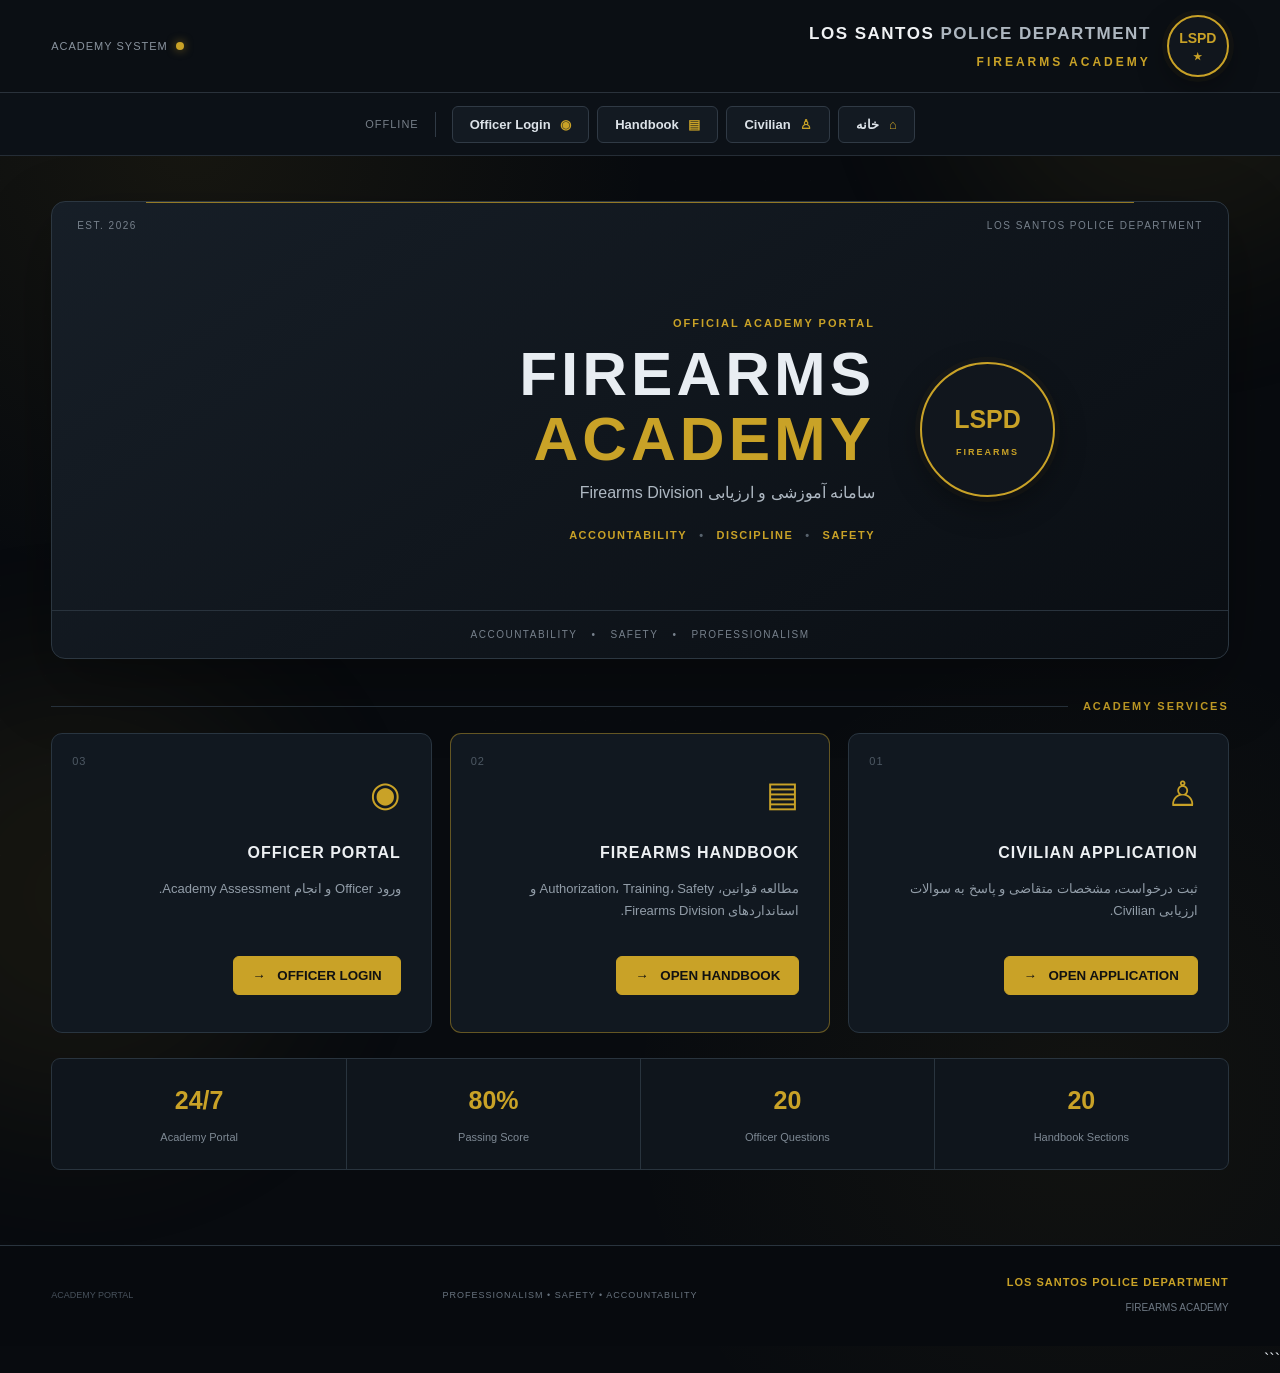
<file: index.html>
<!DOCTYPE html>
<html lang="fa" dir="rtl">

<head>
    <meta charset="UTF-8">
    <meta name="viewport" content="width=device-width, initial-scale=1.0">

    <meta name="description" content="LSPD Firearms Academy">

    <title>LSPD | Firearms Academy</title>

    <link rel="stylesheet" href="./style.css">
</head>

<body>

<!-- =====================================================
     BACKGROUND
===================================================== -->

<div class="background-grid"></div>
<div class="background-glow glow-one"></div>
<div class="background-glow glow-two"></div>


<!-- =====================================================
     HEADER
===================================================== -->

<header class="main-header">

    <div class="header-inner">

        <div class="brand">

            <div class="badge-logo">
                <span>LSPD</span>
                <small>★</small>
            </div>

            <div class="brand-text">

                <h1>
                    LOS SANTOS
                    <span>POLICE DEPARTMENT</span>
                </h1>

                <p>FIREARMS ACADEMY</p>

            </div>

        </div>


        <div class="header-status">

            <span class="status-dot"></span>

            <span>
                ACADEMY SYSTEM
            </span>

        </div>

    </div>

</header>


<!-- =====================================================
     NAVIGATION
===================================================== -->

<nav class="navigation">

    <div class="nav-inner">

        <button type="button" data-page="home">
            <span>⌂</span>
            خانه
        </button>

        <button type="button" data-page="civilian">
            <span>♙</span>
            Civilian
        </button>

        <button type="button" data-page="handbook">
            <span>▤</span>
            Handbook
        </button>

        <button type="button" data-page="login">
            <span>◉</span>
            Officer Login
        </button>

        <div class="nav-line"></div>

        <div id="navOfficerStatus" class="nav-officer-status">
            OFFLINE
        </div>

    </div>

</nav>


<!-- =====================================================
     MAIN
===================================================== -->

<main class="main-container">


<!-- =====================================================
     HOME
===================================================== -->

<section id="home" class="page-section active">

    <div class="hero-panel">

        <div class="hero-top-line">

            <span>
                LOS SANTOS POLICE DEPARTMENT
            </span>

            <span>
                EST. 2026
            </span>

        </div>


        <div class="hero-content">

            <div class="hero-badge">

                <span>LSPD</span>

                <small>FIREARMS</small>

            </div>


            <div class="hero-text">

                <div class="eyebrow">
                    OFFICIAL ACADEMY PORTAL
                </div>

                <h2>
                    FIREARMS
                    <strong>ACADEMY</strong>
                </h2>

                <p>
                    سامانه آموزشی و ارزیابی Firearms Division
                </p>

                <div class="hero-values">

                    <span>SAFETY</span>
                    <i>•</i>
                    <span>DISCIPLINE</span>
                    <i>•</i>
                    <span>ACCOUNTABILITY</span>

                </div>

            </div>

        </div>


        <div class="hero-bottom-line">

            <span>PROFESSIONALISM</span>
            <span>•</span>
            <span>SAFETY</span>
            <span>•</span>
            <span>ACCOUNTABILITY</span>

        </div>

    </div>


    <div class="section-title">

        <span>ACADEMY SERVICES</span>

        <div></div>

    </div>


    <div class="cards">


        <article class="menu-card">

            <div class="card-number">01</div>

            <div class="card-icon">♙</div>

            <h3>
                CIVILIAN APPLICATION
            </h3>

            <p>
                ثبت درخواست، مشخصات متقاضی و پاسخ به
                سوالات ارزیابی Civilian.
            </p>

            <button
                type="button"
                data-page="civilian">

                OPEN APPLICATION
                <span>→</span>

            </button>

        </article>


        <article class="menu-card featured-card">

            <div class="card-number">02</div>

            <div class="card-icon">▤</div>

            <h3>
                FIREARMS HANDBOOK
            </h3>

            <p>
                مطالعه قوانین، Authorization، Training،
                Safety و استانداردهای Firearms Division.
            </p>

            <button
                type="button"
                data-page="handbook">

                OPEN HANDBOOK
                <span>→</span>

            </button>

        </article>


        <article class="menu-card">

            <div class="card-number">03</div>

            <div class="card-icon">◉</div>

            <h3>
                OFFICER PORTAL
            </h3>

            <p>
                ورود Officer و انجام Academy Assessment.
            </p>

            <button
                type="button"
                data-page="login">

                OFFICER LOGIN
                <span>→</span>

            </button>

        </article>


    </div>


    <div class="quick-info">

        <div>
            <strong>20</strong>
            <span>Handbook Sections</span>
        </div>

        <div>
            <strong>20</strong>
            <span>Officer Questions</span>
        </div>

        <div>
            <strong>80%</strong>
            <span>Passing Score</span>
        </div>

        <div>
            <strong>24/7</strong>
            <span>Academy Portal</span>
        </div>

    </div>

</section>


<!-- =====================================================
     CIVILIAN
===================================================== -->

<section id="civilian" class="page-section">

    <div class="page-heading">

        <div>

            <span class="heading-label">
                APPLICATION / 01
            </span>

            <h2>
                CIVILIAN APPLICATION
            </h2>

            <p>
                فرم درخواست و ارزیابی متقاضی
            </p>

        </div>

        <div class="heading-badge">
            CIVILIAN
        </div>

    </div>


    <div class="form-panel">

        <div class="form-section-title">
            APPLICANT INFORMATION
        </div>


        <div class="form-grid">

            <label>

                <span>نام متقاضی</span>

                <input
                    type="text"
                    id="civilianName"
                    placeholder="نام و نام خانوادگی">

            </label>


            <label>

                <span>Examiner</span>

                <input
                    type="text"
                    id="civilianExaminer"
                    placeholder="نام Examiner">

            </label>


            <label>

                <span>تاریخ</span>

                <input
                    type="date"
                    id="civilianDate">

            </label>


            <label>

                <span>وضعیت درخواست</span>

                <input
                    type="text"
                    value="PENDING"
                    readonly>

            </label>

        </div>


        <div class="form-divider"></div>


        <div class="form-section-title">
            CIVILIAN EVALUATION
        </div>


        <div
            id="civilianQuestions"
            class="civilian-questions">


            <div class="open-question">
                <div class="question-number">01</div>

                <div class="question-body">
                    <p>
                        دلیل شما برای درخواست Permit چیست؟
                    </p>

                    <textarea
                        placeholder="پاسخ متقاضی..."></textarea>
                </div>
            </div>


            <div class="open-question">
                <div class="question-number">02</div>

                <div class="question-body">
                    <p>
                        مسئولیت‌های یک دارنده Permit را چگونه تعریف می‌کنید؟
                    </p>

                    <textarea
                        placeholder="پاسخ متقاضی..."></textarea>
                </div>
            </div>


            <div class="open-question">
                <div class="question-number">03</div>

                <div class="question-body">
                    <p>
                        اگر شرایط دریافت Permit را دیگر نداشته باشید چه اقدامی می‌کنید؟
                    </p>

                    <textarea
                        placeholder="پاسخ متقاضی..."></textarea>
                </div>
            </div>


            <div class="open-question">
                <div class="question-number">04</div>

                <div class="question-body">
                    <p>
                        اگر Permit شما تعلیق شود، چه واکنشی نشان می‌دهید؟
                    </p>

                    <textarea
                        placeholder="پاسخ متقاضی..."></textarea>
                </div>
            </div>


            <div class="open-question">
                <div class="question-number">05</div>

                <div class="question-body">
                    <p>
                        چه شرایطی می‌تواند یک موقعیت عادی را به یک موقعیت خطرناک تبدیل کند؟
                    </p>

                    <textarea
                        placeholder="پاسخ متقاضی..."></textarea>
                </div>
            </div>


            <div class="open-question">
                <div class="question-number">06</div>

                <div class="question-body">
                    <p>
                        برای جلوگیری از تشدید یک موقعیت تنش‌زا چه تصمیمی می‌گیرید؟
                    </p>

                    <textarea
                        placeholder="پاسخ متقاضی..."></textarea>
                </div>
            </div>


            <div class="open-question">
                <div class="question-number">07</div>

                <div class="question-body">
                    <p>
                        اگر فرد مقابل عصبانی باشد چگونه شرایط را آرام می‌کنید؟
                    </p>

                    <textarea
                        placeholder="پاسخ متقاضی..."></textarea>
                </div>
            </div>


            <div class="open-question">
                <div class="question-number">08</div>

                <div class="question-body">
                    <p>
                        اگر شخص دیگری از شما بخواهد Permit شما را در اختیارش قرار دهید چه می‌کنید؟
                    </p>

                    <textarea
                        placeholder="پاسخ متقاضی..."></textarea>
                </div>
            </div>


            <div class="open-question">
                <div class="question-number">09</div>

                <div class="question-body">
                    <p>
                        اگر شاهد رفتار غیرقانونی مرتبط با Permit باشید چه اقدامی انجام می‌دهید؟
                    </p>

                    <textarea
                        placeholder="پاسخ متقاضی..."></textarea>
                </div>
            </div>


            <div class="open-question">
                <div class="question-number">10</div>

                <div class="question-body">
                    <p>
                        اگر دوست یا عضو خانواده بخواهد از Permit شما استفاده کند چه پاسخی می‌دهید؟
                    </p>

                    <textarea
                        placeholder="پاسخ متقاضی..."></textarea>
                </div>
            </div>


            <div class="open-question">
                <div class="question-number">11</div>

                <div class="question-body">
                    <p>
                        اگر درباره اعتبار Permit خود مطمئن نباشید از چه کسی سؤال می‌کنید؟
                    </p>

                    <textarea
                        placeholder="پاسخ متقاضی..."></textarea>
                </div>
            </div>


            <div class="open-question">
                <div class="question-number">12</div>

                <div class="question-body">
                    <p>
                        اگر در یک مکان عمومی شرایط خطرناک شود اولویت شما چیست؟
                    </p>

                    <textarea
                        placeholder="پاسخ متقاضی..."></textarea>
                </div>
            </div>


            <div class="open-question">
                <div class="question-number">13</div>

                <div class="question-body">
                    <p>
                        تفاوت بین داشتن Permit و داشتن اختیار نامحدود چیست؟
                    </p>

                    <textarea
                        placeholder="پاسخ متقاضی..."></textarea>
                </div>
            </div>


            <div class="open-question">
                <div class="question-number">14</div>

                <div class="question-body">
                    <p>
                        چرا دارنده Permit باید مسئولیت‌پذیر باشد؟
                    </p>

                    <textarea
                        placeholder="پاسخ متقاضی..."></textarea>
                </div>
            </div>


            <div class="open-question">
                <div class="question-number">15</div>

                <div class="question-body">
                    <p>
                        اگر شخص دیگری عمداً سعی کند شما را وارد درگیری کند چه رویکردی دارید؟
                    </p>

                    <textarea
                        placeholder="پاسخ متقاضی..."></textarea>
                </div>
            </div>


            <div class="open-question">
                <div class="question-number">16</div>

                <div class="question-body">
                    <p>
                        اگر متوجه شوید تصمیمی که گرفته‌اید اشتباه بوده چه کاری انجام می‌دهید؟
                    </p>

                    <textarea
                        placeholder="پاسخ متقاضی..."></textarea>
                </div>
            </div>


            <div class="open-question">
                <div class="question-number">17</div>

                <div class="question-body">
                    <p>
                        آیا داشتن Permit به معنی استفاده از آن در هر شرایطی است؟ چرا؟
                    </p>

                    <textarea
                        placeholder="پاسخ متقاضی..."></textarea>
                </div>
            </div>


            <div class="open-question">
                <div class="question-number">18</div>

                <div class="question-body">
                    <p>
                        چه چیزی باعث می‌شود LSPD به یک دارنده Permit اعتماد کند؟
                    </p>

                    <textarea
                        placeholder="پاسخ متقاضی..."></textarea>
                </div>
            </div>


            <div class="open-question">
                <div class="question-number">19</div>

                <div class="question-body">
                    <p>
                        آیا حاضرید در صورت نقض قوانین، Permit شما بررسی یا تعلیق شود؟
                    </p>

                    <textarea
                        placeholder="پاسخ متقاضی..."></textarea>
                </div>
            </div>


            <div class="open-question">
                <div class="question-number">20</div>

                <div class="question-body">
                    <p>
                        از نظر شما مهم‌ترین اصل برای یک دارنده Permit چیست؟
                    </p>

                    <textarea
                        placeholder="پاسخ متقاضی..."></textarea>
                </div>
            </div>

        </div>


        <div class="form-actions">

            <button
                type="button"
                class="primary-button"
                id="civilianSubmit">

                SUBMIT APPLICATION
                <span>→</span>

            </button>


            <button
                type="button"
                class="secondary-button"
                data-page="home">

                بازگشت

            </button>

        </div>


        <div
            id="civilianResult"
            class="result-box">
        </div>

    </div>

</section>


<!-- =====================================================
     HANDBOOK
===================================================== -->

<section id="handbook" class="page-section">

    <div class="page-heading">

        <div>

            <span class="heading-label">
                REFERENCE / 02
            </span>

            <h2>
                FIREARMS HANDBOOK
            </h2>

            <p>
                قوانین و استانداردهای LSPD Firearms Academy
            </p>

        </div>

        <div class="heading-badge">
            HANDBOOK
        </div>

    </div>


    <div class="handbook-intro">

        <strong>NOTICE</strong>

        <p>
            برای مطالعه هر بخش روی عنوان آن کلیک کنید.
            اطلاعات این Handbook برای محیط Roleplay طراحی شده است.
        </p>

    </div>


    <div class="handbook-container">


        <!-- 01 -->
        <article class="handbook-card">

            <h3>
                <span>01</span>
                PURPOSE & MISSION
                <b>+</b>
            </h3>

            <div class="handbook-content">

                <p>
                    Firearms Academy با هدف ایجاد استاندارد مشخص
                    برای آموزش، مسئولیت‌پذیری، Professionalism
                    و Safety در Firearms Division ایجاد شده است.
                </p>

                <p>
                    هر Officer باید قبل از دریافت Authorization
                    مربوطه، قوانین Handbook و Trainingهای لازم
                    را مطالعه کرده باشد.
                </p>

                <div class="info-box">
                    Professionalism • Safety • Accountability
                </div>

            </div>

        </article>


        <!-- 02 -->
        <article class="handbook-card">

            <h3>
                <span>02</span>
                CHAIN OF COMMAND
                <b>+</b>
            </h3>

            <div class="handbook-content">

                <p>
                    Chain of Command مسیر رسمی انتقال دستور،
                    گزارش مشکل و رسیدگی به مسائل داخلی Department است.
                </p>

                <ol>
                    <li>Head of Department</li>
                    <li>Deputy / Assistant</li>
                    <li>Firearms Instructor</li>
                    <li>Senior Officer</li>
                    <li>Officer</li>
                </ol>

                <p>
                    Officer باید برای مسائل داخلی از مسیر مناسب
                    Chain of Command استفاده کند.
                </p>

            </div>

        </article>


        <!-- 03 -->
        <article class="handbook-card">

            <h3>
                <span>03</span>
                OFFICER RESPONSIBILITIES
                <b>+</b>
            </h3>

            <div class="handbook-content">

                <p>
                    هر Officer مسئول رفتار، تصمیمات و Equipment
                    تحت اختیار خود است.
                </p>

                <ul>
                    <li>رعایت Server Rules</li>
                    <li>رعایت Department Rules</li>
                    <li>رعایت Firearms Policy</li>
                    <li>رعایت Chain of Command</li>
                    <li>رعایت Training Requirements</li>
                    <li>حفظ Professionalism</li>
                    <li>گزارش Incidentهای مهم</li>
                    <li>نگهداری صحیح Equipment</li>
                    <li>پذیرش Accountability</li>
                </ul>

            </div>

        </article>


        <!-- 04 -->
        <article class="handbook-card">

            <h3>
                <span>04</span>
                CODE OF CONDUCT
                <b>+</b>
            </h3>

            <div class="handbook-content">

                <p>
                    Officer باید در تمام فعالیت‌های Department
                    رفتاری حرفه‌ای، محترمانه و مسئولانه داشته باشد.
                </p>

                <div class="standard-grid">
                    <div>PROFESSIONALISM</div>
                    <div>RESPECT</div>
                    <div>DISCIPLINE</div>
                    <div>INTEGRITY</div>
                    <div>TEAMWORK</div>
                    <div>ACCOUNTABILITY</div>
                </div>

            </div>

        </article>


        <!-- 05 -->
        <article class="handbook-card">

            <h3>
                <span>05</span>
                WEAPON AUTHORIZATION
                <b>+</b>
            </h3>

            <div class="handbook-content">

                <p>
                    دسترسی به Equipment بر اساس Rank،
                    Training و Authorization تعیین می‌شود.
                </p>

                <h4>LEVEL 0 — NO AUTHORIZATION</h4>

                <p>
                    Officer فاقد Authorization مربوطه است.
                </p>

                <h4>LEVEL 1 — BASIC EQUIPMENT</h4>

                <p>
                    تجهیزات پایه مورد نیاز برای وظایف معمول.
                </p>

                <h4>LEVEL 2 — PATROL AUTHORIZATION</h4>

                <p>
                    دسترسی مربوط به فعالیت‌های Patrol،
                    مشروط به Training و Authorization لازم.
                </p>

                <h4>LEVEL 3 — SPECIAL AUTHORIZATION</h4>

                <p>
                    تجهیزات یا قابلیت‌های نیازمند Training ویژه.
                </p>

                <h4>LEVEL 4 — RESTRICTED</h4>

                <p>
                    تجهیزات محدود که فقط با Authorization
                    مشخص قابل استفاده هستند.
                </p>

                <div class="warning-box">

                    Rank به‌تنهایی به معنی دسترسی کامل نیست.

                    <br><br>

                    <strong>
                        RANK + TRAINING + AUTHORIZATION
                    </strong>

                </div>

            </div>

        </article>


        <!-- 06 -->
        <article class="handbook-card">

            <h3>
                <span>06</span>
                EQUIPMENT POLICY
                <b>+</b>
            </h3>

            <div class="handbook-content">

                <h4>Basic Equipment</h4>

                <ul>
                    <li>Radio</li>
                    <li>Standard Duty Equipment</li>
                    <li>Communication Equipment</li>
                    <li>Identification Equipment</li>
                </ul>

                <h4>قوانین Equipment</h4>

                <ul>
                    <li>Equipment باید مطابق Authorization باشد.</li>
                    <li>استفاده غیرضروری مجاز نیست.</li>
                    <li>انتقال به فرد غیرمجاز ممنوع است.</li>
                    <li>خرابی یا Missing شدن باید گزارش شود.</li>
                    <li>Officer مسئول Equipment تحویلی است.</li>
                </ul>

            </div>

        </article>


        <!-- 07 -->
        <article class="handbook-card">

            <h3>
                <span>07</span>
                FIREARMS SAFETY
                <b>+</b>
            </h3>

            <div class="handbook-content">

                <p>
                    Safety یکی از مهم‌ترین اصول Firearms Division است.
                </p>

                <ul>
                    <li>Equipment باید تحت کنترل Officer باشد.</li>
                    <li>استفاده باید مطابق Server Rules باشد.</li>
                    <li>از استفاده نمایشی خودداری شود.</li>
                    <li>شرایط موقعیت باید ارزیابی شود.</li>
                    <li>مشکلات Equipment باید گزارش شوند.</li>
                    <li>Training مربوطه باید تکمیل شده باشد.</li>
                </ul>

                <div class="success-box">
                    SAFETY FIRST
                </div>

            </div>

        </article>


        <!-- 08 -->
        <article class="handbook-card">

            <h3>
                <span>08</span>
                ESCALATION & DE-ESCALATION
                <b>+</b>
            </h3>

            <div class="handbook-content">

                <p>
                    Officer باید شرایط را ارزیابی کرده و تا حد امکان
                    از روش مناسب برای کاهش تنش استفاده کند.
                </p>

                <div class="flow-box">
                    <span>COMMUNICATION</span>
                    <i>→</i>
                    <span>DE-ESCALATION</span>
                    <i>→</i>
                    <span>CONTROL</span>
                    <i>→</i>
                    <span>APPROPRIATE RESPONSE</span>
                </div>

                <p>
                    پاسخ باید متناسب با شرایط Roleplay و
                    قوانین Server باشد.
                </p>

            </div>

        </article>


        <!-- 09 -->
        <article class="handbook-card">

            <h3>
                <span>09</span>
                APPROPRIATE RESPONSE
                <b>+</b>
            </h3>

            <div class="handbook-content">

                <ul>
                    <li>شرایط را ارزیابی کنید.</li>
                    <li>Communication را در اولویت قرار دهید.</li>
                    <li>از Escalation غیرضروری خودداری کنید.</li>
                    <li>پاسخ باید متناسب با شرایط باشد.</li>
                    <li>تصمیمات مهم باید قابل توضیح باشند.</li>
                </ul>

                <div class="warning-box">
                    WEAPON ≠ FIRST OPTION
                </div>

            </div>

        </article>


        <!-- 10 -->
        <article class="handbook-card">

            <h3>
                <span>10</span>
                PATROL PROCEDURES
                <b>+</b>
            </h3>

            <div class="handbook-content">

                <h4>Before Patrol</h4>

                <ul>
                    <li>بررسی Equipment</li>
                    <li>بررسی Radio</li>
                    <li>بررسی Authorization</li>
                    <li>آمادگی برای Incident Reporting</li>
                </ul>

                <h4>During Patrol</h4>

                <ul>
                    <li>رعایت Server Rules</li>
                    <li>Communication مناسب</li>
                    <li>Professionalism</li>
                    <li>گزارش شرایط مهم</li>
                </ul>

            </div>

        </article>


        <!-- 11 -->
        <article class="handbook-card">

            <h3>
                <span>11</span>
                RADIO & COMMUNICATION
                <b>+</b>
            </h3>

            <div class="handbook-content">

                <p>
                    Radio وسیله اصلی Communication بین Officers است.
                </p>

                <ul>
                    <li>پیام‌ها باید واضح باشند.</li>
                    <li>از Radio برای پیام غیرضروری استفاده نشود.</li>
                    <li>اطلاعات مهم باید واضح منتقل شوند.</li>
                    <li>در شرایط مهم Channel آزاد نگه داشته شود.</li>
                    <li>Communication باید Professional باشد.</li>
                </ul>

            </div>

        </article>


        <!-- 12 -->
        <article class="handbook-card">

            <h3>
                <span>12</span>
                INCIDENT REPORTING
                <b>+</b>
            </h3>

            <div class="handbook-content">

                <p>
                    Incidentهای مهم باید طبق سیستم داخلی
                    Department ثبت و گزارش شوند.
                </p>

                <h4>گزارش شامل:</h4>

                <ul>
                    <li>Incident ID</li>
                    <li>Officer</li>
                    <li>Rank</li>
                    <li>Date / Time</li>
                    <li>Location</li>
                    <li>Incident Type</li>
                    <li>Description</li>
                    <li>Persons Involved</li>
                    <li>Evidence</li>
                    <li>Outcome</li>
                </ul>

            </div>

        </article>


        <!-- 13 -->
        <article class="handbook-card">

            <h3>
                <span>13</span>
                DOCUMENTATION & EVIDENCE
                <b>+</b>
            </h3>

            <div class="handbook-content">

                <p>
                    اطلاعات مربوط به Incident باید دقیق،
                    قابل بررسی و منظم ثبت شوند.
                </p>

                <ul>
                    <li>اطلاعات باید دقیق باشند.</li>
                    <li>از اطلاعات ساختگی خودداری شود.</li>
                    <li>زمان و Location ثبت شود.</li>
                    <li>افراد مرتبط ثبت شوند.</li>
                    <li>Evidence در صورت وجود ثبت شود.</li>
                </ul>

            </div>

        </article>


        <!-- 14 -->
        <article class="handbook-card">

            <h3>
                <span>14</span>
                TRAINING REQUIREMENTS
                <b>+</b>
            </h3>

            <div class="handbook-content">

                <p>
                    هیچ Officer نباید بدون Training مناسب
                    از Equipment دارای Authorization خاص استفاده کند.
                </p>

                <ul>
                    <li>Handbook Knowledge</li>
                    <li>Department Rules</li>
                    <li>Server Rules</li>
                    <li>Equipment Authorization</li>
                    <li>Officer Responsibilities</li>
                    <li>Assessment</li>
                </ul>

            </div>

        </article>


        <!-- 15 -->
        <article class="handbook-card">

            <h3>
                <span>15</span>
                CERTIFICATION SYSTEM
                <b>+</b>
            </h3>

            <div class="handbook-content">

                <ol>
                    <li>مطالعه Handbook</li>
                    <li>Training</li>
                    <li>بررسی قوانین</li>
                    <li>Academy Assessment</li>
                    <li>بررسی نتیجه توسط Instructor</li>
                </ol>

                <div class="success-box">
                    PASSING SCORE: 80%
                </div>

            </div>

        </article>


        <!-- 16 -->
        <article class="handbook-card">

            <h3>
                <span>16</span>
                SUPERVISOR RESPONSIBILITIES
                <b>+</b>
            </h3>

            <div class="handbook-content">

                <ul>
                    <li>بررسی عملکرد Officer</li>
                    <li>بررسی Incidentهای مهم</li>
                    <li>رسیدگی به مشکلات داخلی</li>
                    <li>بررسی Authorization</li>
                    <li>ارائه Guidance</li>
                    <li>گزارش موارد مهم به Chain of Command</li>
                </ul>

            </div>

        </article>


        <!-- 17 -->
        <article class="handbook-card">

            <h3>
                <span>17</span>
                VIOLATIONS & DISCIPLINE
                <b>+</b>
            </h3>

            <div class="handbook-content">

                <p>
                    نقض قوانین Firearms Division می‌تواند
                    باعث بررسی داخلی و اقدامات انضباطی شود.
                </p>

                <ul>
                    <li>استفاده بدون Authorization</li>
                    <li>عدم رعایت Training</li>
                    <li>انتقال Equipment به فرد غیرمجاز</li>
                    <li>عدم رعایت Department Rules</li>
                    <li>عدم رعایت Server Rules</li>
                    <li>رفتار غیرحرفه‌ای</li>
                    <li>عدم گزارش Incident مهم</li>
                </ul>

            </div>

        </article>


        <!-- 18 -->
        <article class="handbook-card">

            <h3>
                <span>18</span>
                SUSPENSION & REVOCATION
                <b>+</b>
            </h3>

            <div class="handbook-content">

                <p>
                    در صورت نقض قوانین یا از دست دادن شرایط لازم،
                    Authorization می‌تواند مورد بررسی قرار گیرد.
                </p>

                <ul>
                    <li>Violation of Firearms Policy</li>
                    <li>استفاده بدون Authorization</li>
                    <li>عدم رعایت Training</li>
                    <li>رفتار غیرحرفه‌ای</li>
                    <li>تکرار تخلفات</li>
                </ul>

                <p>
                    تصمیم نهایی طبق Chain of Command و قوانین
                    داخلی Department انجام می‌شود.
                </p>

            </div>

        </article>


        <!-- 19 -->
        <article class="handbook-card">

            <h3>
                <span>19</span>
                OFFICER EVALUATION
                <b>+</b>
            </h3>

            <div class="handbook-content">

                <p>
                    عملکرد Officer بر اساس مجموعه‌ای از
                    معیارهای حرفه‌ای بررسی می‌شود.
                </p>

                <div class="standard-grid">
                    <div>RULE KNOWLEDGE</div>
                    <div>PROFESSIONALISM</div>
                    <div>SAFETY</div>
                    <div>COMMUNICATION</div>
                    <div>DECISION MAKING</div>
                    <div>TEAMWORK</div>
                </div>

            </div>

        </article>


        <!-- 20 -->
        <article class="handbook-card">

            <h3>
                <span>20</span>
                FINAL ACADEMY STANDARDS
                <b>+</b>
            </h3>

            <div class="handbook-content">

                <p>
                    عضویت در Firearms Division یک مسئولیت است.
                    Officer باید همواره استانداردهای Academy
                    را رعایت کند.
                </p>

                <div class="final-standard">
                    <strong>PROFESSIONALISM</strong>
                    <strong>SAFETY</strong>
                    <strong>ACCOUNTABILITY</strong>
                </div>

                <div class="success-box">
                    KNOW THE RULES.
                    FOLLOW THE RULES.
                    TAKE RESPONSIBILITY.
                </div>

            </div>

        </article>


    </div>

</section>


<!-- =====================================================
     LOGIN
===================================================== -->

<section id="login" class="page-section">

    <div class="login-wrapper">

        <div class="login-card">

            <div class="login-emblem">
                LSPD
            </div>

            <span class="heading-label">
                SECURE ACCESS
            </span>

            <h2>
                OFFICER LOGIN
            </h2>

            <p>
                ورود به سامانه Officer Portal
            </p>


            <form id="loginForm">

                <label>

                    <span>
                        Officer Email
                    </span>

                    <input
                        type="email"
                        id="officerEmail"
                        placeholder="officer@lspd.local"
                        autocomplete="username"
                        required>

                </label>


                <label>

                    <span>
                        Password
                    </span>

                    <input
                        type="password"
                        id="officerPassword"
                        placeholder="••••••••"
                        autocomplete="current-password"
                        required>

                </label>


                <button
                    type="submit"
                    class="primary-button login-button">

                    AUTHENTICATE

                    <span>→</span>

                </button>

            </form>


            <div
                id="loginResult"
                class="result-box">
            </div>


            <div class="login-note">

                <span>DEMO ACCESS</span>

                <small>
                    officer@lspd.local / LSPD123
                </small>

            </div>

        </div>

    </div>

</section>


<!-- =====================================================
     OFFICER PORTAL
===================================================== -->

<section
    id="officerPanelPage"
    class="page-section">

    <div class="page-heading">

        <div>

            <span class="heading-label">
                AUTHENTICATED / 04
            </span>

            <h2>
                OFFICER PORTAL
            </h2>

            <p>
                Academy Command Center
            </p>

        </div>


        <div
            id="portalStatus"
            class="portal-status">

            ● AUTHENTICATED

        </div>

    </div>


    <div class="portal-card">


        <div class="portal-user">

            <div class="user-avatar">
                LSPD
            </div>

            <div>

                <span>
                    LOGGED IN OFFICER
                </span>

                <strong id="loggedOfficerEmail">
                    Officer
                </strong>

            </div>

        </div>


        <div class="portal-menu">


            <button
                type="button"
                data-page="handbook">

                <span>▤</span>

                <strong>
                    HANDBOOK
                </strong>

                <small>
                    View Academy Rules
                </small>

                <b>→</b>

            </button>


            <button
                type="button"
                data-page="officerExam">

                <span>✓</span>

                <strong>
                    OFFICER ASSESSMENT
                </strong>

                <small>
                    Take Certification Test
                </small>

                <b>→</b>

            </button>


            <button
                type="button"
                id="logoutButton">

                <span>×</span>

                <strong>
                    LOGOUT
                </strong>

                <small>
                    End Officer Session
                </small>

                <b>→</b>

            </button>


        </div>

    </div>

</section>


<!-- =====================================================
     OFFICER EXAM
===================================================== -->

<section
    id="officerExam"
    class="page-section">


    <div class="page-heading">

        <div>

            <span class="heading-label">
                CERTIFICATION / 05
            </span>

            <h2>
                OFFICER ASSESSMENT
            </h2>

            <p>
                Firearms Academy Certification Examination
            </p>

        </div>


        <div class="exam-score-badge">
            PASS: 80%
        </div>

    </div>


    <div class="exam-panel">


        <div class="exam-instructions">

            <strong>
                EXAM INSTRUCTIONS
            </strong>

            <p>
                تمام سوالات را پاسخ دهید.
                حداقل نمره قبولی 80 درصد است.
            </p>

        </div>


        <!-- 01 -->

        <div class="exam-question">

            <p>
                01. مهم‌ترین اصول Firearms Academy کدام هستند؟
            </p>

            <label>
                <input type="radio" name="q1" value="A">
                Speed و Power
            </label>

            <label>
                <input type="radio" name="q1" value="B">
                Professionalism, Safety & Accountability
            </label>

            <label>
                <input type="radio" name="q1" value="C">
                Rank و Authority
            </label>

        </div>


        <!-- 02 -->

        <div class="exam-question">

            <p>
                02. آیا Rank به تنهایی اجازه دسترسی به تمام Equipment را می‌دهد؟
            </p>

            <label>
                <input type="radio" name="q2" value="A">
                بله
            </label>

            <label>
                <input type="radio" name="q2" value="B">
                خیر
            </label>

            <label>
                <input type="radio" name="q2" value="C">
                همیشه
            </label>

        </div>


        <!-- 03 -->

        <div class="exam-question">

            <p>
                03. برای Equipment دارای Authorization چه چیزی لازم است؟
            </p>

            <label>
                <input type="radio" name="q3" value="A">
                فقط Rank
            </label>

            <label>
                <input type="radio" name="q3" value="B">
                Training و Authorization مناسب
            </label>

            <label>
                <input type="radio" name="q3" value="C">
                هیچ‌چیز
            </label>

        </div>


        <!-- 04 -->

        <div class="exam-question">

            <p>
                04. اولین رویکرد مناسب برای کاهش تنش چیست؟
            </p>

            <label>
                <input type="radio" name="q4" value="A">
                Escalation
            </label>

            <label>
                <input type="radio" name="q4" value="B">
                Communication و De-escalation
            </label>

            <label>
                <input type="radio" name="q4" value="C">
                نادیده گرفتن
            </label>

        </div>


        <!-- 05 -->

        <div class="exam-question">

            <p>
                05. Missing شدن Equipment باید چگونه مدیریت شود؟
            </p>

            <label>
                <input type="radio" name="q5" value="A">
                پنهان شود
            </label>

            <label>
                <input type="radio" name="q5" value="B">
                گزارش شود
            </label>

            <label>
                <input type="radio" name="q5" value="C">
                نادیده گرفته شود
            </label>

        </div>


        <!-- 06 -->

        <div class="exam-question">

            <p>
                06. Chain of Command چه اهمیتی دارد؟
            </p>

            <label>
                <input type="radio" name="q6" value="A">
                هیچ اهمیتی ندارد
            </label>

            <label>
                <input type="radio" name="q6" value="B">
                باید رعایت شود
            </label>

            <label>
                <input type="radio" name="q6" value="C">
                فقط برای Trainee است
            </label>

        </div>


        <!-- 07 -->

        <div class="exam-question">

            <p>
                07. حداقل نمره قبولی Assessment چند درصد است؟
            </p>

            <label>
                <input type="radio" name="q7" value="A">
                50%
            </label>

            <label>
                <input type="radio" name="q7" value="B">
                70%
            </label>

            <label>
                <input type="radio" name="q7" value="C">
                80%
            </label>

        </div>


        <!-- 08 -->

        <div class="exam-question">

            <p>
                08. آیا Officer باید Training Requirements را رعایت کند؟
            </p>

            <label>
                <input type="radio" name="q8" value="A">
                بله
            </label>

            <label>
                <input type="radio" name="q8" value="B">
                خیر
            </label>

            <label>
                <input type="radio" name="q8" value="C">
                فقط گاهی
            </label>

        </div>


        <!-- 09 -->

        <div class="exam-question">

            <p>
                09. استفاده از Equipment بدون Authorization چه وضعیتی دارد؟
            </p>

            <label>
                <input type="radio" name="q9" value="A">
                مجاز است
            </label>

            <label>
                <input type="radio" name="q9" value="B">
                مجاز نیست
            </label>

            <label>
                <input type="radio" name="q9" value="C">
                بستگی به Officer دارد
            </label>

        </div>


        <!-- 10 -->

        <div class="exam-question">

            <p>
                10. Professionalism در Department به چه معناست؟
            </p>

            <label>
                <input type="radio" name="q10" value="A">
                رفتار حرفه‌ای و مسئولانه
            </label>

            <label>
                <input type="radio" name="q10" value="B">
                استفاده از Rank
            </label>

            <label>
                <input type="radio" name="q10" value="C">
                نادیده گرفتن قوانین
            </label>

        </div>


        <!-- 11 -->

        <div class="exam-question">

            <p>
                11. Incident مهم باید چه کاری شود؟
            </p>

            <label>
                <input type="radio" name="q11" value="A">
                Report شود
            </label>

            <label>
                <input type="radio" name="q11" value="B">
                حذف شود
            </label>

            <label>
                <input type="radio" name="q11" value="C">
                پنهان شود
            </label>

        </div>


        <!-- 12 -->

        <div class="exam-question">

            <p>
                12. آیا انتقال Equipment به فرد غیرمجاز مجاز است؟
            </p>

            <label>
                <input type="radio" name="q12" value="A">
                بله
            </label>

            <label>
                <input type="radio" name="q12" value="B">
                خیر
            </label>

            <label>
                <input type="radio" name="q12" value="C">
                همیشه
            </label>

        </div>


        <!-- 13 -->

        <div class="exam-question">

            <p>
                13. کدام مورد بخشی از Code of Conduct است؟
            </p>

            <label>
                <input type="radio" name="q13" value="A">
                Integrity
            </label>

            <label>
                <input type="radio" name="q13" value="B">
                بی‌نظمی
            </label>

            <label>
                <input type="radio" name="q13" value="C">
                نادیده گرفتن Supervisor
            </label>

        </div>


        <!-- 14 -->

        <div class="exam-question">

            <p>
                14. Equipment access باید بر چه اساسی باشد؟
            </p>

            <label>
                <input type="radio" name="q14" value="A">
                Rank + Training + Authorization
            </label>

            <label>
                <input type="radio" name="q14" value="B">
                فقط Rank
            </label>

            <label>
                <input type="radio" name="q14" value="C">
                نظر شخصی Officer
            </label>

        </div>


        <!-- 15 -->

        <div class="exam-question">

            <p>
                15. Officer در صورت وجود مشکل باید از چه مسیری اقدام کند؟
            </p>

            <label>
                <input type="radio" name="q15" value="A">
                Chain of Command
            </label>

            <label>
                <input type="radio" name="q15" value="B">
                هیچ مسیری لازم نیست
            </label>

            <label>
                <input type="radio" name="q15" value="C">
                افراد خارج از Department
            </label>

        </div>


        <!-- 16 -->

        <div class="exam-question">

            <p>
                16. هدف Training چیست؟
            </p>

            <label>
                <input type="radio" name="q16" value="A">
                افزایش مسئولیت‌پذیری و آمادگی
            </label>

            <label>
                <input type="radio" name="q16" value="B">
                حذف قوانین
            </label>

            <label>
                <input type="radio" name="q16" value="C">
                افزایش Rank
            </label>

        </div>


        <!-- 17 -->

        <div class="exam-question">

            <p>
                17. آیا استفاده نمایشی یا غیرضروری از Equipment مناسب است؟
            </p>

            <label>
                <input type="radio" name="q17" value="A">
                بله
            </label>

            <label>
                <input type="radio" name="q17" value="B">
                خیر
            </label>

            <label>
                <input type="radio" name="q17" value="C">
                همیشه
            </label>

        </div>


        <!-- 18 -->

        <div class="exam-question">

            <p>
                18. Accountability به چه معناست؟
            </p>

            <label>
                <input type="radio" name="q18" value="A">
                پذیرش مسئولیت تصمیمات
            </label>

            <label>
                <input type="radio" name="q18" value="B">
                نادیده گرفتن مسئولیت
            </label>

            <label>
                <input type="radio" name="q18" value="C">
                انتقال مسئولیت به دیگران
            </label>

        </div>


        <!-- 19 -->

        <div class="exam-question">

            <p>
                19. در یک موقعیت تنش‌زا چه رویکردی مناسب‌تر است؟
            </p>

            <label>
                <input type="radio" name="q19" value="A">
                De-escalation و پاسخ متناسب
            </label>

            <label>
                <input type="radio" name="q19" value="B">
                افزایش بی‌دلیل تنش
            </label>

            <label>
                <input type="radio" name="q19" value="C">
                نادیده گرفتن شرایط
            </label>

        </div>


        <!-- 20 -->

        <div class="exam-question">

            <p>
                20. Officer در Firearms Division مسئول چه چیزی است؟
            </p>

            <label>
                <input type="radio" name="q20" value="A">
                فقط Rank خودش
            </label>

            <label>
                <input type="radio" name="q20" value="B">
                رعایت قوانین، Training و Accountability
            </label>

            <label>
                <input type="radio" name="q20" value="C">
                هیچ مسئولیتی ندارد
            </label>

        </div>


        <div class="exam-actions">

            <button
                type="button"
                class="primary-button"
                id="officerExamSubmit">

                SUBMIT ASSESSMENT
                <span>→</span>

            </button>


            <button
                type="button"
                class="secondary-button"
                data-page="officerPanelPage">

                BACK TO PORTAL

            </button>

        </div>


        <div
            id="examResult"
            class="exam-result">
        </div>


    </div>

</section>


</main>


<!-- =====================================================
     FOOTER
===================================================== -->

<footer>

    <div class="footer-inner">

        <div>

            <strong>
                LOS SANTOS POLICE DEPARTMENT
            </strong>

            <span>
                FIREARMS ACADEMY
            </span>

        </div>

        <div class="footer-center">

            PROFESSIONALISM
            •
            SAFETY
            •
            ACCOUNTABILITY

        </div>

        <div class="footer-copy">
            ACADEMY PORTAL
        </div>

    </div>

</footer>


<!-- =====================================================
     COMPLETE INTERNAL JAVASCRIPT
     هیچ script.js خارجی لازم نیست
===================================================== -->

<script>

"use strict";


/* =====================================================
   ACCOUNT
===================================================== */

var officerLoggedIn = false;

var DEMO_EMAIL = "officer@lspd.local";

var DEMO_PASSWORD = "LSPD123";


/* =====================================================
   PAGE FUNCTION
===================================================== */

function showPage(pageId) {

    console.log("Opening page:", pageId);


    if (
        (pageId === "officerPanelPage" ||
         pageId === "officerExam") &&
        !officerLoggedIn
    ) {

        pageId = "login";

    }


    var pages =
        document.querySelectorAll(
            ".page-section"
        );


    for (
        var i = 0;
        i < pages.length;
        i++
    ) {

        pages[i].classList.remove(
            "active"
        );

        pages[i].style.display =
            "none";

    }


    var target =
        document.getElementById(
            pageId
        );


    if (!target) {

        console.error(
            "Page not found:",
            pageId
        );

        return;

    }


    target.classList.add(
        "active"
    );

    target.style.display =
        "block";


    window.scrollTo({
        top: 0,
        behavior: "smooth"
    });

}


/* =====================================================
   NAVIGATION
===================================================== */

document.addEventListener(
    "click",
    function(event) {

        var button =
            event.target.closest(
                "[data-page]"
            );


        if (!button) {
            return;
        }


        event.preventDefault();


        var pageId =
            button.getAttribute(
                "data-page"
            );


        if (!pageId) {
            return;
        }


        showPage(pageId);

    },
    true
);


/* =====================================================
   HANDBOOK ACCORDION
===================================================== */

document.addEventListener(
    "click",
    function(event) {

        var title =
            event.target.closest(
                ".handbook-card h3"
            );


        if (!title) {
            return;
        }


        event.preventDefault();


        var card =
            title.closest(
                ".handbook-card"
            );


        if (!card) {
            return;
        }


        var content =
            card.querySelector(
                ".handbook-content"
            );


        if (!content) {
            return;
        }


        var wasOpen =
            card.classList.contains(
                "open"
            );


        var cards =
            document.querySelectorAll(
                ".handbook-card"
            );


        for (
            var i = 0;
            i < cards.length;
            i++
        ) {

            cards[i].classList.remove(
                "open"
            );


            var otherContent =
                cards[i].querySelector(
                    ".handbook-content"
                );


            if (otherContent) {

                otherContent.style.display =
                    "none";

            }

        }


        if (!wasOpen) {

            card.classList.add(
                "open"
            );

            content.style.display =
                "block";

        }

    },
    true
);


/* =====================================================
   LOGIN
===================================================== */

document.addEventListener(
    "submit",
    function(event) {

        var form =
            event.target;


        if (
            !form ||
            form.id !== "loginForm"
        ) {

            return;

        }


        event.preventDefault();


        var emailInput =
            document.getElementById(
                "officerEmail"
            );


        var passwordInput =
            document.getElementById(
                "officerPassword"
            );


        var result =
            document.getElementById(
                "loginResult"
            );


        if (
            !emailInput ||
            !passwordInput
        ) {

            return;

        }


        var email =
            emailInput.value.trim();


        var password =
            passwordInput.value;


        /*
         * ONLY THIS ACCOUNT IS ACCEPTED
         */

        if (
            email.toLowerCase() ===
            DEMO_EMAIL.toLowerCase()
            &&
            password ===
            DEMO_PASSWORD
        ) {


            officerLoggedIn =
                true;


            var loggedEmail =
                document.getElementById(
                    "loggedOfficerEmail"
                );


            if (loggedEmail) {

                loggedEmail.textContent =
                    DEMO_EMAIL;

            }


            var navStatus =
                document.getElementById(
                    "navOfficerStatus"
                );


            if (navStatus) {

                navStatus.textContent =
                    "● ONLINE";

                navStatus.classList.add(
                    "online"
                );

            }


            if (result) {

                result.className =
                    "result-box show success";

                result.textContent =
                    "✓ ورود موفق بود.";

            }


            setTimeout(
                function() {

                    showPage(
                        "officerPanelPage"
                    );

                },
                250
            );


        }

        else {


            officerLoggedIn =
                false;


            if (result) {

                result.className =
                    "result-box show danger";

                result.textContent =
                    "✕ Email یا Password اشتباه است.";

            }

        }

    },
    true
);


/* =====================================================
   LOGOUT
===================================================== */

document.addEventListener(
    "click",
    function(event) {

        var button =
            event.target.closest(
                "#logoutButton"
            );


        if (!button) {
            return;
        }


        event.preventDefault();


        officerLoggedIn =
            false;


        var email =
            document.getElementById(
                "officerEmail"
            );


        var password =
            document.getElementById(
                "officerPassword"
            );


        if (email) {
            email.value = "";
        }


        if (password) {
            password.value = "";
        }


        var loggedEmail =
            document.getElementById(
                "loggedOfficerEmail"
            );


        if (loggedEmail) {

            loggedEmail.textContent =
                "Officer";

        }


        var navStatus =
            document.getElementById(
                "navOfficerStatus"
            );


        if (navStatus) {

            navStatus.textContent =
                "OFFLINE";

            navStatus.classList.remove(
                "online"
            );

        }


        showPage("home");

    },
    true
);


/* =====================================================
   CIVILIAN SUBMIT
===================================================== */

document.addEventListener(
    "click",
    function(event) {

        var button =
            event.target.closest(
                "#civilianSubmit"
            );


        if (!button) {
            return;
        }


        event.preventDefault();


        var name =
            document.getElementById(
                "civilianName"
            );


        var examiner =
            document.getElementById(
                "civilianExaminer"
            );


        var result =
            document.getElementById(
                "civilianResult"
            );


        if (
            !name ||
            !examiner ||
            !result
        ) {

            return;

        }


        if (
            name.value.trim() === "" ||
            examiner.value.trim() === ""
        ) {

            result.className =
                "result-box show danger";

            result.textContent =
                "لطفاً نام متقاضی و Examiner را وارد کنید.";

            return;

        }


        var questions =
            document.querySelectorAll(
                "#civilianQuestions textarea"
            );


        var answered = 0;


        for (
            var i = 0;
            i < questions.length;
            i++
        ) {

            if (
                questions[i].value.trim() !== ""
            ) {

                answered++;

            }

        }


        if (
            answered < questions.length
        ) {

            result.className =
                "result-box show danger";

            result.textContent =
                "لطفاً به تمام سوالات پاسخ دهید. " +
                answered +
                " / " +
                questions.length;

            return;

        }


        result.className =
            "result-box show success";

        result.textContent =
            "✓ Application با موفقیت ثبت شد.";

    },
    true
);


/* =====================================================
   OFFICER EXAM
===================================================== */

document.addEventListener(
    "click",
    function(event) {

        var button =
            event.target.closest(
                "#officerExamSubmit"
            );


        if (!button) {
            return;
        }


        event.preventDefault();


        if (!officerLoggedIn) {

            showPage("login");

            return;

        }


        var correctAnswers = {

            q1: "B",
            q2: "B",
            q3: "B",
            q4: "B",
            q5: "B",
            q6: "B",
            q7: "C",
            q8: "A",
            q9: "B",
            q10: "A",
            q11: "A",
            q12: "B",
            q13: "A",
            q14: "A",
            q15: "A",
            q16: "A",
            q17: "B",
            q18: "A",
            q19: "A",
            q20: "B"

        };


        var score = 0;

        var answered = 0;


        var questions =
            Object.keys(
                correctAnswers
            );


        for (
            var i = 0;
            i < questions.length;
            i++
        ) {

            var question =
                questions[i];


            var selected =
                document.querySelector(
                    'input[name="' +
                    question +
                    '"]:checked'
                );


            if (selected) {

                answered++;


                if (
                    selected.value ===
                    correctAnswers[question]
                ) {

                    score++;

                }

            }

        }


        var total =
            questions.length;


        var result =
            document.getElementById(
                "examResult"
            );


        if (!result) {
            return;
        }


        if (
            answered < total
        ) {

            result.className =
                "exam-result show danger";

            result.innerHTML =
                "⚠ لطفاً به تمام سوالات پاسخ دهید." +
                "<br>" +
                "پاسخ داده شده: " +
                answered +
                " / " +
                total;

            return;

        }


        var percentage =
            Math.round(
                score /
                total *
                100
            );


        if (
            percentage >= 80
        ) {

            result.className =
                "exam-result show success";

            result.innerHTML =
                "<strong>PASS ✓</strong>" +
                "<br>" +
                "Score: " +
                percentage +
                "%" +
                "<br>" +
                score +
                " / " +
                total;

        }

        else {

            result.className =
                "exam-result show danger";

            result.innerHTML =
                "<strong>FAIL ✕</strong>" +
                "<br>" +
                "Score: " +
                percentage +
                "%" +
                "<br>" +
                score +
                " / " +
                total +
                "<br>" +
                "<small>حداقل نمره قبولی 80% است.</small>";

        }

    },
    true
);


/* =====================================================
   DATE
===================================================== */

document.addEventListener(
    "DOMContentLoaded",
    function() {

        var date =
            document.getElementById(
                "civilianDate"
            );


        if (date) {

            var now =
                new Date();


            date.value =
                now.getFullYear() +
                "-" +
                String(
                    now.getMonth() + 1
                ).padStart(
                    2,
                    "0"
                ) +
                "-" +
                String(
                    now.getDate()
                ).padStart(
                    2,
                    "0"
                );

        }


        /*
         * Make sure only HOME is visible initially.
         */

        var pages =
            document.querySelectorAll(
                ".page-section"
            );


        for (
            var i = 0;
            i < pages.length;
            i++
        ) {

            pages[i].style.display =
                pages[i].id === "home"
                    ? "block"
                    : "none";

        }


        console.log(
            "LSPD ACADEMY READY"
        );

    }
);

</script>

</body>
</html>
```
</file>
<file: style.css>
/* =========================================================
   LSPD FIREARMS ACADEMY
   COMPLETE STYLE
   ========================================================= */

* {
    box-sizing: border-box;
    margin: 0;
    padding: 0;
}

html {
    scroll-behavior: smooth;
}

body {
    min-height: 100vh;
    background:
        radial-gradient(circle at 15% 10%, rgba(201, 162, 39, .08), transparent 28%),
        radial-gradient(circle at 85% 80%, rgba(201, 162, 39, .05), transparent 30%),
        #080b0f;
    color: #e8edf2;
    font-family: Arial, Tahoma, sans-serif;
    line-height: 1.7;
    overflow-x: hidden;
}

/* =========================================================
   BACKGROUND
   ========================================================= */

.background-grid {
    position: fixed;
    inset: 0;
    z-index: 0;
    pointer-events: none !important;
    opacity: .25;

    background-image:
        linear-gradient(rgba(255,255,255,.025) 1px, transparent 1px),
        linear-gradient(90deg, rgba(255,255,255,.025) 1px, transparent 1px);

    background-size: 45px 45px;
}

.background-glow {
    position: fixed;
    width: 450px;
    height: 450px;
    border-radius: 50%;
    pointer-events: none !important;
    z-index: 0;
    filter: blur(90px);
    opacity: .08;
}

.glow-one {
    top: -180px;
    right: -120px;
    background: #c9a227;
}

.glow-two {
    bottom: -220px;
    left: -150px;
    background: #b28b20;
}

/* =========================================================
   HEADER
   ========================================================= */

.main-header {
    position: relative;
    z-index: 100;
    background: rgba(12, 16, 21, .96);
    border-bottom: 1px solid #2a323b;
    backdrop-filter: blur(12px);
}

.header-inner {
    width: min(1250px, 92%);
    min-height: 92px;
    margin: auto;
    display: flex;
    align-items: center;
    justify-content: space-between;
    gap: 25px;
}

.brand {
    display: flex;
    align-items: center;
    gap: 16px;
}

.badge-logo,
.hero-badge,
.login-emblem,
.user-avatar {
    display: flex;
    align-items: center;
    justify-content: center;
    flex-direction: column;
    flex-shrink: 0;
    border: 2px solid #c9a227;
    color: #c9a227;
    background: #11161d;
    box-shadow:
        0 0 0 5px rgba(201,162,39,.04),
        0 10px 30px rgba(0,0,0,.35);
}

.badge-logo {
    width: 62px;
    height: 62px;
    border-radius: 50%;
    font-size: 14px;
    font-weight: 900;
}

.badge-logo small {
    font-size: 10px;
    margin-top: -2px;
}

.brand-text h1 {
    font-size: 17px;
    letter-spacing: 1.5px;
    color: #f0f2f4;
}

.brand-text h1 span {
    color: #aeb7c0;
}

.brand-text p {
    margin-top: 3px;
    color: #c9a227;
    font-size: 12px;
    font-weight: 800;
    letter-spacing: 3px;
}

.header-status {
    display: flex;
    align-items: center;
    gap: 8px;
    color: #89939e;
    font-size: 11px;
    letter-spacing: 1px;
}

.status-dot {
    width: 8px;
    height: 8px;
    border-radius: 50%;
    background: #c9a227;
    box-shadow: 0 0 10px rgba(201,162,39,.6);
}

/* =========================================================
   NAVIGATION
   ========================================================= */

.navigation {
    position: relative;
    z-index: 1000;
    background: #0c1117;
    border-bottom: 1px solid #252d36;
}

.nav-inner {
    position: relative;
    z-index: 1001;
    width: min(1250px, 92%);
    min-height: 62px;
    margin: auto;
    display: flex;
    align-items: center;
    justify-content: center;
    flex-wrap: wrap;
    gap: 8px;
}

.navigation button {
    position: relative;
    z-index: 1002;
    border: 1px solid #303a45;
    background: #131a22;
    color: #dce2e8;
    padding: 10px 17px;
    border-radius: 6px;
    font-weight: 700;
    font-size: 13px;
    cursor: pointer !important;
    pointer-events: auto !important;
    transition: .2s ease;
}

.navigation button span {
    color: #c9a227;
    margin-left: 6px;
}

.navigation button:hover {
    color: #c9a227;
    border-color: #c9a227;
    transform: translateY(-1px);
}

.nav-line {
    width: 1px;
    height: 25px;
    background: #303a45;
    margin: 0 8px;
}

.nav-officer-status {
    color: #777f88;
    font-size: 11px;
    letter-spacing: 1px;
}

.nav-officer-status.online {
    color: #6bd58c;
}

/* =========================================================
   MAIN
   ========================================================= */

.main-container {
    position: relative;
    z-index: 10;
    width: min(1250px, 92%);
    margin: auto;
    min-height: 650px;
}

.page-section {
    position: relative;
    z-index: 20;
    display: none;
    padding: 45px 0 75px;
}

.page-section.active {
    display: block;
}

/* =========================================================
   HERO
   ========================================================= */

.hero-panel {
    position: relative;
    z-index: 30;
    overflow: hidden;
    border: 1px solid #2c3741;
    border-radius: 14px;
    background:
        linear-gradient(145deg, rgba(23,31,40,.98), rgba(10,14,19,.98));
    box-shadow: 0 25px 70px rgba(0,0,0,.3);
}

.hero-panel::before {
    content: "";
    position: absolute;
    top: 0;
    left: 8%;
    right: 8%;
    height: 1px;
    background: #c9a227;
    opacity: .7;
    pointer-events: none !important;
}

.hero-top-line,
.hero-bottom-line {
    display: flex;
    justify-content: space-between;
    align-items: center;
    padding: 15px 25px;
    color: #77818c;
    font-size: 10px;
    letter-spacing: 1.5px;
}

.hero-bottom-line {
    justify-content: center;
    gap: 14px;
    border-top: 1px solid #29333d;
}

.hero-content {
    display: flex;
    align-items: center;
    justify-content: center;
    gap: 45px;
    padding: 65px 30px;
    text-align: right;
}

.hero-badge {
    width: 135px;
    height: 135px;
    border-radius: 50%;
    font-size: 25px;
    font-weight: 900;
}

.hero-badge small {
    font-size: 9px;
    letter-spacing: 2px;
    margin-top: 4px;
}

.hero-text {
    max-width: 650px;
}

.eyebrow,
.heading-label {
    color: #c9a227;
    font-size: 11px;
    font-weight: 800;
    letter-spacing: 2px;
}

.hero-text h2 {
    margin: 8px 0;
    font-size: clamp(35px, 5vw, 62px);
    line-height: 1.05;
    letter-spacing: 4px;
}

.hero-text h2 strong {
    color: #c9a227;
}

.hero-text p {
    color: #aeb8c2;
    font-size: 16px;
}

.hero-values {
    margin-top: 20px;
    display: flex;
    gap: 12px;
    align-items: center;
    color: #c9a227;
    font-size: 11px;
    letter-spacing: 1.5px;
    font-weight: 700;
}

.hero-values i {
    color: #58636e;
    font-style: normal;
}

/* =========================================================
   SECTION TITLE
   ========================================================= */

.section-title {
    display: flex;
    align-items: center;
    gap: 15px;
    margin: 38px 0 18px;
    color: #c9a227;
    font-size: 11px;
    font-weight: 800;
    letter-spacing: 2px;
}

.section-title div {
    height: 1px;
    flex: 1;
    background: #29343e;
}

/* =========================================================
   HOME CARDS
   ========================================================= */

.cards {
    position: relative;
    z-index: 30;
    display: grid;
    grid-template-columns: repeat(3, 1fr);
    gap: 18px;
}

.menu-card {
    position: relative;
    z-index: 31;
    overflow: hidden;
    padding: 30px;
    min-height: 300px;
    border: 1px solid #293540;
    border-radius: 11px;
    background: #111820;
    transition: .25s ease;
}

.menu-card:hover {
    transform: translateY(-5px);
    border-color: #c9a227;
    box-shadow: 0 18px 45px rgba(0,0,0,.25);
}

.featured-card {
    border-color: rgba(201,162,39,.45);
}

.card-number {
    position: absolute;
    top: 18px;
    left: 20px;
    color: #4d5863;
    font-size: 11px;
    letter-spacing: 1px;
}

.card-icon {
    color: #c9a227;
    font-size: 35px;
    margin-bottom: 15px;
}

.menu-card h3 {
    color: #edf0f3;
    font-size: 16px;
    letter-spacing: 1px;
    margin-bottom: 12px;
}

.menu-card p {
    color: #929da8;
    min-height: 78px;
    font-size: 13px;
}

button {
    font-family: inherit;
}

.menu-card button,
.primary-button,
.secondary-button {
    position: relative;
    z-index: 100;
    border-radius: 6px;
    padding: 11px 18px;
    font-weight: 800;
    cursor: pointer !important;
    pointer-events: auto !important;
    transition: .2s ease;
}

.menu-card button,
.primary-button {
    border: 1px solid #c9a227;
    background: #c9a227;
    color: #111;
}

.menu-card button:hover,
.primary-button:hover {
    background: #e2c54f;
    transform: translateY(-1px);
}

.menu-card button span,
.primary-button span {
    margin-right: 8px;
}

/* =========================================================
   QUICK INFO
   ========================================================= */

.quick-info {
    display: grid;
    grid-template-columns: repeat(4, 1fr);
    margin-top: 25px;
    border: 1px solid #29343e;
    border-radius: 9px;
    background: #0f151c;
}

.quick-info > div {
    padding: 20px;
    text-align: center;
    border-left: 1px solid #29343e;
}

.quick-info > div:last-child {
    border-left: 0;
}

.quick-info strong {
    display: block;
    color: #c9a227;
    font-size: 25px;
}

.quick-info span {
    color: #7e8994;
    font-size: 11px;
}

/* =========================================================
   PAGE HEADINGS
   ========================================================= */

.page-heading {
    display: flex;
    align-items: flex-end;
    justify-content: space-between;
    gap: 20px;
    margin-bottom: 25px;
    padding-bottom: 20px;
    border-bottom: 1px solid #29343e;
}

.page-heading h2 {
    margin-top: 5px;
    color: #edf0f3;
    font-size: 28px;
    letter-spacing: 1px;
}

.page-heading p {
    color: #818c97;
    font-size: 13px;
}

.heading-badge,
.exam-score-badge,
.portal-status {
    padding: 8px 12px;
    border: 1px solid #3a4651;
    border-radius: 5px;
    color: #c9a227;
    background: #121921;
    font-size: 10px;
    font-weight: 800;
    letter-spacing: 1px;
}

/* =========================================================
   CIVILIAN FORM
   ========================================================= */

.form-panel,
.login-card,
.portal-card,
.exam-panel {
    position: relative;
    z-index: 30;
    border: 1px solid #293540;
    border-radius: 11px;
    background: #111820;
    padding: 30px;
}

.form-section-title {
    margin-bottom: 17px;
    color: #c9a227;
    font-size: 11px;
    font-weight: 800;
    letter-spacing: 1.5px;
}

.form-grid {
    display: grid;
    grid-template-columns: repeat(2, 1fr);
    gap: 18px;
}

.form-grid label,
.login-card label {
    display: block;
    color: #aab4bd;
    font-size: 12px;
}

.form-grid label > span,
.login-card label > span {
    display: block;
    margin-bottom: 6px;
    color: #c9a227;
}

input,
textarea {
    width: 100%;
    border: 1px solid #34414d;
    border-radius: 6px;
    outline: none;
    background: #0b1016;
    color: #edf1f4;
    font-family: inherit;
    padding: 12px;
    pointer-events: auto !important;
}

input:focus,
textarea:focus {
    border-color: #c9a227;
    box-shadow: 0 0 0 2px rgba(201,162,39,.07);
}

input[readonly] {
    color: #78838e;
}

.form-divider {
    height: 1px;
    background: #29343e;
    margin: 30px 0;
}

.civilian-questions {
    position: relative;
    z-index: 30;
}

.open-question {
    position: relative;
    z-index: 31;
    display: grid;
    grid-template-columns: 55px 1fr;
    gap: 15px;
    padding: 20px;
    margin-bottom: 12px;
    border: 1px solid #293540;
    border-radius: 8px;
    background: #0f151c;
}

.question-number {
    color: #c9a227;
    font-size: 13px;
    font-weight: 900;
}

.question-body p {
    color: #dce2e7;
    font-weight: 700;
    margin-bottom: 10px;
}

.question-body textarea {
    min-height: 100px;
    resize: vertical;
}

.form-actions,
.exam-actions {
    display: flex;
    gap: 10px;
    margin-top: 25px;
}

.secondary-button {
    border: 1px solid #3a4651;
    background: #171f28;
    color: #d7dde2;
}

.secondary-button:hover {
    border-color: #c9a227;
    color: #c9a227;
}

.result-box,
.exam-result {
    display: none;
    margin-top: 18px;
    padding: 14px;
    border-radius: 7px;
    font-size: 13px;
}

.result-box.show,
.exam-result.show {
    display: block;
}

.result-box.success,
.exam-result.success {
    border: 1px solid #34724a;
    background: #102219;
    color: #70d38d;
}

.result-box.danger,
.exam-result.danger {
    border: 1px solid #713838;
    background: #281619;
    color: #e17b7b;
}

/* =========================================================
   HANDBOOK
   ========================================================= */

.handbook-intro {
    margin-bottom: 20px;
    padding: 18px;
    border-right: 3px solid #c9a227;
    border-radius: 7px;
    background: #131a22;
}

.handbook-intro strong {
    color: #c9a227;
    font-size: 11px;
    letter-spacing: 1px;
}

.handbook-intro p {
    margin-top: 5px;
    color: #929da8;
    font-size: 13px;
}

.handbook-container {
    position: relative;
    z-index: 30;
    display: grid;
    gap: 10px;
}

.handbook-card {
    position: relative;
    z-index: 31;
    overflow: hidden;
    border: 1px solid #293540;
    border-radius: 8px;
    background: #111820;
}

.handbook-card h3 {
    position: relative;
    z-index: 50;
    display: flex;
    align-items: center;
    gap: 15px;
    padding: 18px 20px;
    color: #dfe4e8;
    font-size: 13px;
    cursor: pointer !important;
    pointer-events: auto !important;
    transition: .2s ease;
}

.handbook-card h3:hover {
    color: #c9a227;
    background: #151d26;
}

.handbook-card h3 span {
    color: #c9a227;
    font-size: 11px;
}

.handbook-card h3 b {
    margin-right: auto;
    color: #c9a227;
    font-size: 18px;
}

.handbook-card.open {
    border-color: rgba(201,162,39,.5);
}

.handbook-content {
    position: relative;
    z-index: 40;
    display: none;
    padding: 0 25px 25px;
    border-top: 1px solid #293540;
    color: #adb7c0;
    font-size: 13px;
}

.handbook-card.open .handbook-content {
    display: block;
}

.handbook-content p {
    margin: 15px 0;
}

.handbook-content ul,
.handbook-content ol {
    padding-right: 25px;
    margin: 10px 0;
}

.handbook-content li {
    margin: 5px 0;
}

.handbook-content h4 {
    margin-top: 18px;
    margin-bottom: 5px;
    color: #c9a227;
}

.info-box,
.warning-box,
.success-box {
    margin-top: 18px;
    padding: 14px;
    border-radius: 6px;
    text-align: center;
}

.info-box {
    border: 1px solid #34414e;
    background: #171f28;
    color: #c9a227;
}

.warning-box {
    border: 1px solid #654f22;
    background: #211d11;
    color: #dfc45d;
}

.success-box {
    border: 1px solid #34724a;
    background: #102219;
    color: #72d890;
    font-weight: 800;
}

.standard-grid {
    display: grid;
    grid-template-columns: repeat(3, 1fr);
    gap: 8px;
    margin-top: 15px;
}

.standard-grid div {
    padding: 12px;
    border: 1px solid #303c47;
    background: #171f28;
    color: #aeb8c1;
    text-align: center;
    font-size: 10px;
}

.flow-box {
    display: flex;
    flex-wrap: wrap;
    align-items: center;
    justify-content: center;
    gap: 8px;
    margin: 18px 0;
    padding: 18px;
    border: 1px solid #303c47;
    background: #171f28;
    color: #c9a227;
    text-align: center;
    font-size: 10px;
    font-weight: 800;
}

.flow-box i {
    color: #66717c;
    font-style: normal;
}

/* =========================================================
   LOGIN
   ========================================================= */

.login-wrapper {
    position: relative;
    z-index: 30;
    min-height: 520px;
    display: flex;
    align-items: center;
    justify-content: center;
}

.login-card {
    width: min(470px, 100%);
    text-align: center;
    padding: 38px;
}

.login-emblem {
    width: 80px;
    height: 80px;
    margin: 0 auto 20px;
    border-radius: 50%;
    font-weight: 900;
}

.login-card h2 {
    margin-top: 7px;
    color: #f0f2f4;
    font-size: 27px;
    letter-spacing: 1px;
}

.login-card > p {
    color: #7f8994;
    font-size: 12px;
    margin-bottom: 25px;
}

.login-card form {
    position: relative;
    z-index: 60;
    text-align: right;
}

.login-card label {
    margin-top: 15px;
}

.login-button {
    width: 100%;
    margin-top: 22px;
}

.login-note {
    margin-top: 20px;
    padding-top: 17px;
    border-top: 1px solid #293540;
}

.login-note span {
    display: block;
    color: #c9a227;
    font-size: 9px;
    letter-spacing: 2px;
}

.login-note small {
    color: #68737e;
    font-size: 10px;
}

/* =========================================================
   OFFICER PORTAL
   ========================================================= */

.portal-card {
    padding: 30px;
}

.portal-user {
    display: flex;
    align-items: center;
    gap: 15px;
    padding-bottom: 25px;
    border-bottom: 1px solid #293540;
}

.user-avatar {
    width: 60px;
    height: 60px;
    border-radius: 50%;
    font-size: 11px;
    font-weight: 900;
}

.portal-user span {
    display: block;
    color: #747f8a;
    font-size: 9px;
    letter-spacing: 1.5px;
}

.portal-user strong {
    display: block;
    margin-top: 3px;
    color: #c9a227;
}

.portal-menu {
    position: relative;
    z-index: 40;
    display: grid;
    grid-template-columns: repeat(3, 1fr);
    gap: 12px;
    margin-top: 25px;
}

.portal-menu button {
    position: relative;
    z-index: 50;
    min-height: 145px;
    padding: 20px;
    border: 1px solid #303c47;
    border-radius: 8px;
    background: #151d26;
    color: #dce2e7;
    text-align: right;
    cursor: pointer !important;
    pointer-events: auto !important;
    transition: .2s ease;
}

.portal-menu button:hover {
    border-color: #c9a227;
    transform: translateY(-3px);
}

.portal-menu button > span {
    display: block;
    color: #c9a227;
    font-size: 25px;
    margin-bottom: 10px;
}

.portal-menu button strong {
    display: block;
    color: #e7ebee;
}

.portal-menu button small {
    display: block;
    margin-top: 5px;
    color: #707b86;
}

.portal-menu button b {
    position: absolute;
    bottom: 15px;
    left: 18px;
    color: #c9a227;
}

/* =========================================================
   EXAM
   ========================================================= */

.exam-instructions {
    margin-bottom: 20px;
    padding: 16px;
    border-right: 3px solid #c9a227;
    background: #151d26;
}

.exam-instructions strong {
    color: #c9a227;
    font-size: 11px;
}

.exam-instructions p {
    color: #929ca6;
    font-size: 13px;
}

.exam-question {
    position: relative;
    z-index: 40;
    margin-bottom: 12px;
    padding: 20px;
    border: 1px solid #293540;
    border-radius: 8px;
    background: #0f151c;
}

.exam-question > p {
    margin-bottom: 12px;
    color: #dce2e7;
    font-weight: 700;
}

.exam-question label {
    display: block;
    padding: 8px;
    border-radius: 5px;
    color: #aab4bd;
    cursor: pointer;
    pointer-events: auto !important;
}

.exam-question label:hover {
    background: #151d26;
    color: #c9a227;
}

.exam-question input[type="radio"] {
    width: auto;
    margin-left: 8px;
    accent-color: #c9a227;
    cursor: pointer;
    pointer-events: auto !important;
}

/* =========================================================
   FOOTER
   ========================================================= */

footer {
    position: relative;
    z-index: 10;
    border-top: 1px solid #29343e;
    background: #070a0e;
}

.footer-inner {
    width: min(1250px, 92%);
    min-height: 100px;
    margin: auto;
    display: flex;
    align-items: center;
    justify-content: space-between;
    gap: 20px;
}

.footer-inner strong {
    display: block;
    color: #c9a227;
    font-size: 11px;
    letter-spacing: 1px;
}

.footer-inner span {
    color: #6e7984;
    font-size: 10px;
}

.footer-center {
    color: #68737e;
    font-size: 9px;
    letter-spacing: 1px;
}

.footer-copy {
    color: #48525c;
    font-size: 9px;
}

/* =========================================================
   CLICK SAFETY FIX
   این قسمت را حذف نکن
   ========================================================= */

.background-grid,
.background-glow,
.glow-one,
.glow-two,
.hero-panel::before,
.hero-panel::after {
    pointer-events: none !important;
}

button,
[data-page],
.handbook-card h3,
input,
textarea,
select,
input[type="radio"] {
    pointer-events: auto !important;
}

button,
[data-page] {
    cursor: pointer !important;
}

/* =========================================================
   MOBILE
   ========================================================= */

@media (max-width: 900px) {

    .header-inner {
        flex-direction: column;
        justify-content: center;
        padding: 18px 0;
    }

    .header-status {
        display: none;
    }

    .cards {
        grid-template-columns: 1fr;
    }

    .quick-info {
        grid-template-columns: repeat(2, 1fr);
    }

    .quick-info > div:nth-child(2) {
        border-left: 0;
    }

    .portal-menu {
        grid-template-columns: 1fr;
    }

    .hero-content {
        flex-direction: column;
        text-align: center;
    }

    .hero-text {
        text-align: center;
    }

    .hero-values {
        justify-content: center;
        flex-wrap: wrap;
    }

    .nav-line {
        display: none;
    }

    .standard-grid {
        grid-template-columns: repeat(2, 1fr);
    }

    .footer-inner {
        flex-direction: column;
        justify-content: center;
        text-align: center;
        padding: 25px 0;
    }
}

@media (max-width: 600px) {

    .main-container {
        width: 94%;
    }

    .nav-inner {
        width: 96%;
        padding: 8px 0;
    }

    .navigation button {
        flex: 1 1 45%;
        font-size: 11px;
        padding: 9px 8px;
    }

    .hero-content {
        padding: 45px 18px;
    }

    .hero-badge {
        width: 105px;
        height: 105px;
    }

    .hero-text h2 {
        font-size: 31px;
    }

    .hero-top-line,
    .hero-bottom-line {
        font-size: 8px;
        padding: 12px;
    }

    .hero-bottom-line {
        gap: 6px;
        flex-wrap: wrap;
    }

    .page-section {
        padding: 28px 0 50px;
    }

    .page-heading {
        align-items: flex-start;
        flex-direction: column;
    }

    .form-panel,
    .login-card,
    .portal-card,
    .exam-panel {
        padding: 20px;
    }

    .form-grid {
        grid-template-columns: 1fr;
    }

    .open-question {
        grid-template-columns: 1fr;
    }

    .quick-info {
        grid-template-columns: 1fr 1fr;
    }

    .standard-grid {
        grid-template-columns: 1fr;
    }

    .flow-box {
        flex-direction: column;
    }

    .form-actions,
    .exam-actions {
        flex-direction: column;
    }

    .form-actions button,
    .exam-actions button {
        width: 100%;
    }

    .handbook-card h3 {
        font-size: 11px;
    }

}
```
</file>
